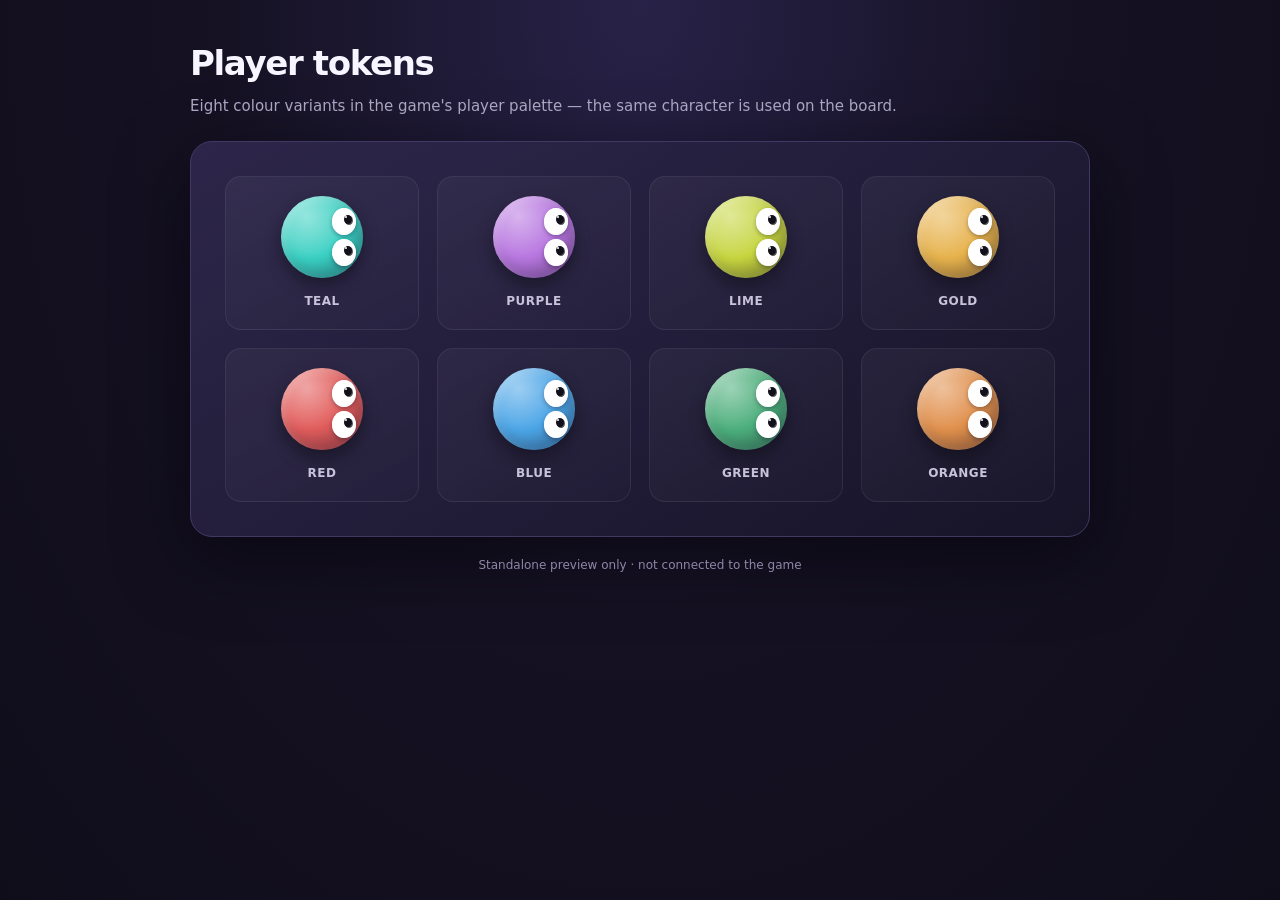
<file: player-token-preview.html>
<!doctype html>
<html lang="en">
<head>
<meta charset="utf-8"><meta name="viewport" content="width=device-width, initial-scale=1">
<title>Capital — Player Token Preview</title>
<style>
:root{color-scheme:dark;--bg:#100d1b;--line:#413963;--muted:#aaa5c1}*{box-sizing:border-box}body{margin:0;min-height:100vh;padding:40px 24px;background:radial-gradient(ellipse at 50% 0%,#282248 0%,#151122 48%,var(--bg) 100%);font:500 15px/1.4 Inter,ui-sans-serif,system-ui,-apple-system,"Segoe UI",sans-serif;color:#f7f5ff}main{width:min(900px,100%);margin:0 auto}header{margin:0 0 24px}h1{margin:0;font-size:clamp(24px,4vw,34px);letter-spacing:-.04em}header p{margin:8px 0 0;color:var(--muted)}.stage{padding:clamp(18px,4vw,34px);border:1px solid var(--line);border-radius:22px;background:linear-gradient(145deg,rgba(47,40,78,.9),rgba(23,20,40,.94));box-shadow:0 22px 70px #05040a99}.tokens{display:grid;grid-template-columns:repeat(4,minmax(120px,1fr));gap:18px}.sample{min-height:154px;display:grid;place-items:center;align-content:center;gap:15px;border:1px solid #ffffff12;border-radius:16px;background:linear-gradient(150deg,#ffffff0b,#ffffff03)}.name{font-size:12px;font-weight:700;color:#c9c3dc;letter-spacing:.04em}.token{--c:#8052dc;position:relative;width:82px;height:82px;border-radius:50%;isolation:isolate;background:radial-gradient(circle at 31% 24%,color-mix(in srgb,var(--c) 55%,#fff) 0%,var(--c) 51%,color-mix(in srgb,var(--c) 74%,#17132a) 100%);box-shadow:inset -7px -9px 14px #09071335,inset 3px 4px 9px #ffffff40,0 8px 16px #05040b66}.eye{position:absolute;right:7px;width:24px;height:27px;border-radius:50%;background:radial-gradient(ellipse at 40% 34%,#fff 0 62%,#e1e2ea 100%);box-shadow:0 2px 4px #17132655,inset 0 0 0 1px #ffffffa6}.eye.one{top:12px}.eye.two{top:43px}.eye i{position:absolute;top:7px;left:12px;width:8px;height:9px;border-radius:50%;background:#12111b;box-shadow:1px 1px 0 #555}.eye i:after{content:"";position:absolute;top:1px;left:1px;width:2px;height:2px;border-radius:50%;background:#fff}.cyan{--c:#3ad1c4}.purple{--c:#b877e0}.lime{--c:#c7d63f}.gold{--c:#e7b34c}.coral{--c:#e05c5c}.blue{--c:#4ca6e7}.pink{--c:#4caf7d}.orange{--c:#e0904c}footer{margin-top:20px;color:#8d87a7;font-size:12px;text-align:center}@media(max-width:560px){body{padding:24px 14px}.tokens{grid-template-columns:repeat(2,minmax(120px,1fr));gap:12px}.sample{min-height:142px}}
</style></head>
<body><main><header><h1>Player tokens</h1><p>Eight colour variants in the game's player palette — the same character is used on the board.</p></header><section class="stage" aria-label="Eight player token previews"><div class="tokens">
<article class="sample"><div class="token cyan" role="img" aria-label="Teal character token"><span class="eye one"><i></i></span><span class="eye two"><i></i></span></div><span class="name">TEAL</span></article>
<article class="sample"><div class="token purple" role="img" aria-label="Purple character token"><span class="eye one"><i></i></span><span class="eye two"><i></i></span></div><span class="name">PURPLE</span></article>
<article class="sample"><div class="token lime" role="img" aria-label="Lime character token"><span class="eye one"><i></i></span><span class="eye two"><i></i></span></div><span class="name">LIME</span></article>
<article class="sample"><div class="token gold" role="img" aria-label="Gold character token"><span class="eye one"><i></i></span><span class="eye two"><i></i></span></div><span class="name">GOLD</span></article>
<article class="sample"><div class="token coral" role="img" aria-label="Red character token"><span class="eye one"><i></i></span><span class="eye two"><i></i></span></div><span class="name">RED</span></article>
<article class="sample"><div class="token blue" role="img" aria-label="Blue character token"><span class="eye one"><i></i></span><span class="eye two"><i></i></span></div><span class="name">BLUE</span></article>
<article class="sample"><div class="token pink" role="img" aria-label="Green character token"><span class="eye one"><i></i></span><span class="eye two"><i></i></span></div><span class="name">GREEN</span></article>
<article class="sample"><div class="token orange" role="img" aria-label="Orange character token"><span class="eye one"><i></i></span><span class="eye two"><i></i></span></div><span class="name">ORANGE</span></article>
</div></section><footer>Standalone preview only · not connected to the game</footer></main></body></html>
</file>
